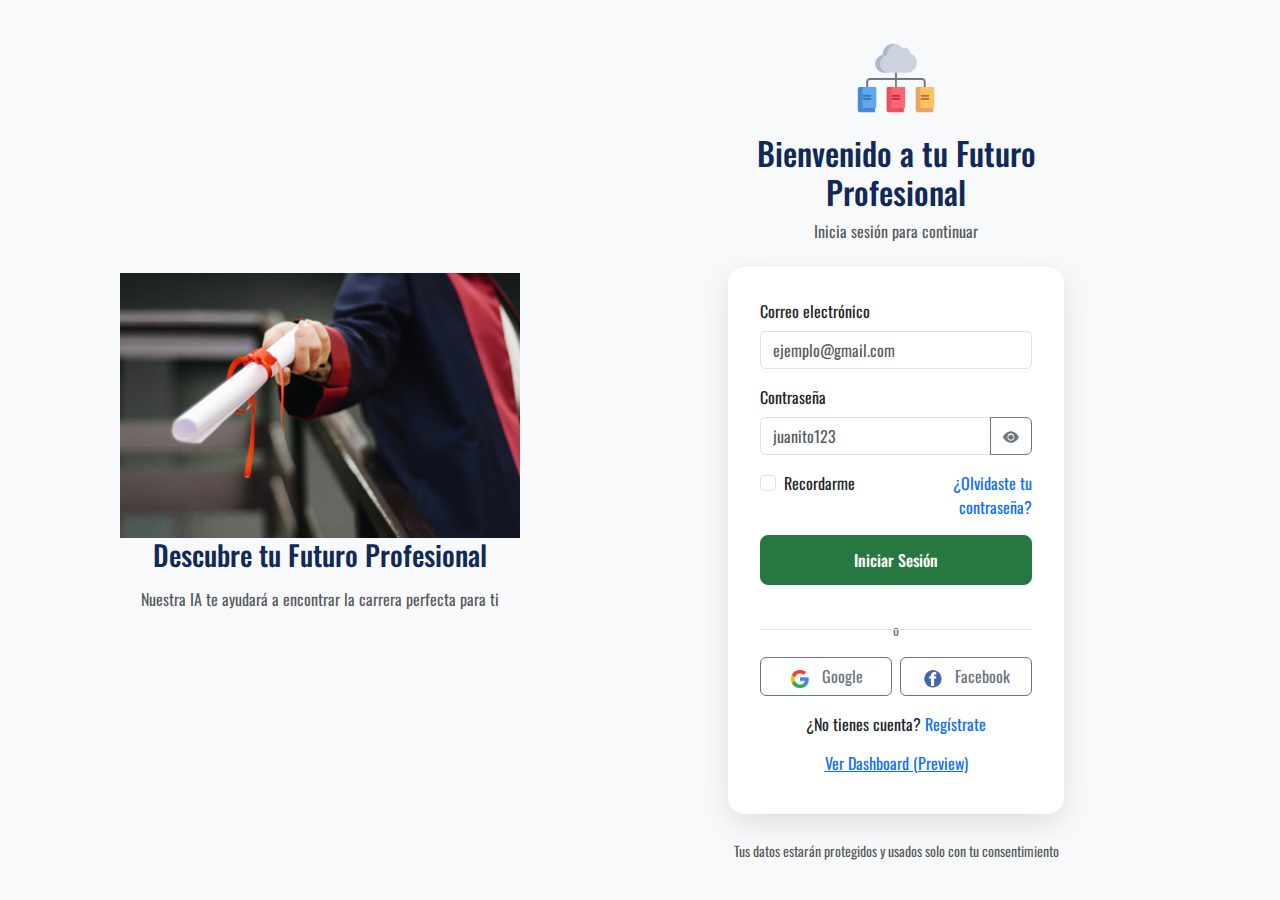
<file: index.html>
<!DOCTYPE html>
<html lang="es">
<head>
    <meta charset="UTF-8">
    <meta name="viewport" content="width=device-width, initial-scale=1.0">
    <title>Orientación Vocacional IA - Iniciar Sesión</title>
    <link href="https://cdn.jsdelivr.net/npm/bootstrap@5.3.0/dist/css/bootstrap.min.css" rel="stylesheet">
    <link rel="preconnect" href="https://fonts.googleapis.com">
    <link rel="preconnect" href="https://fonts.gstatic.com" crossorigin>
    <link href="https://fonts.googleapis.com/css2?family=Oswald:wght@200..700&display=swap" rel="stylesheet">
    <link rel="shortcut icon" href="/Multimedia/cloud-library.png" type="image/x-icon">
    <link rel="stylesheet" href="https://cdn.jsdelivr.net/npm/bootstrap-icons@1.13.1/font/bootstrap-icons.min.css">
    <link href="/styles.css" rel="stylesheet">
</head>
<body class="login-page">
    <div class="container-fluid h-100">
        <div class="row h-100">
            <!-- Imagen lateral (solo desktop) -->
            <div class="col-lg-6 d-none d-lg-flex align-items-center justify-content-center bg-light left">
                <div class="text-center">
                    <img src="/Multimedia/pexels-ekrulila-2292837.jpg" class="img-fluid" style="max-width: 400px;">
                    <h3 class="text-primary-custom mb-3">Descubre tu Futuro Profesional</h3>
                    <p class="text-muted">Nuestra IA te ayudará a encontrar la carrera perfecta para ti</p>
                </div>
            </div>
            
            <!-- Formulario de login -->
            <div class="col-lg-6 d-flex align-items-center justify-content-center right">
                <div class="login-container">
                    <div class="text-center mb-4">
                        <img src="/Multimedia/cloud-library.png" alt="Logo" class="logo mb-3">
                        <h2 class="text-primary-custom mb-2">Bienvenido a tu Futuro Profesional</h2>
                        <p class="text-muted">Inicia sesión para continuar</p>
                    </div>
                    
                    <div class="login-card">
                        <form id="loginForm">
                            <div class="mb-3">
                                <label for="email" class="form-label">Correo electrónico</label>
                                <input type="email" class="form-control" id="email" required placeholder="ejemplo@gmail.com">
                            </div>
                            
                            <div class="mb-3">
                                <label for="password" class="form-label">Contraseña</label>
                                <div class="input-group">
                                    <input type="password" class="form-control" id="password" required placeholder="juanito123">
                                    <button class="btn btn-outline-secondary" type="button" id="togglePassword">
                                        <i class="bi bi-eye-fill"></i>
                                    </button>
                                </div>
                            </div>
                            
                            <div class="row mb-3">
                                <div class="col">
                                    <div class="form-check">
                                        <input class="form-check-input" type="checkbox" id="remember">
                                        <label class="form-check-label" for="remember">
                                            Recordarme
                                        </label>
                                    </div>
                                </div>
                                <div class="col text-end">
                                    <a href="#" class="text-decoration-none">¿Olvidaste tu contraseña?</a>
                                </div>
                            </div>
                            
                            <button type="submit" class="btn btn-success-custom w-100 mb-3">
                                Iniciar Sesión
                            </button>
                            
                            <div class="divider mb-3">
                                <span>o</span>
                            </div>
                            
                            <div class="row g-2 mb-3">
                                <div class="col">
                                    <button type="button" class="btn btn-outline-secondary w-100">
                                        <img src="/Multimedia/google.png" alt="Google" width="20" class="me-2">
                                        Google
                                    </button>
                                </div>
                                <div class="col">
                                    <button type="button" class="btn btn-outline-secondary w-100">
                                        <img src="/Multimedia/facebook.png" alt="Facebook" width="20" class="me-2">
                                        Facebook
                                    </button>
                                </div>
                            </div>
                        </form>
                        
                        <div class="text-center">
                            <p class="mb-2">¿No tienes cuenta? <a href="dashboard/dashboard.html" class="text-decoration-none">Regístrate</a></p>
                            <a href="dashboard/dashboard.html" class="btn btn-link">Ver Dashboard (Preview)</a>
                        </div>
                    </div>
                    
                    <div class="text-center mt-4">
                        <small class="text-muted">
                            Tus datos estarán protegidos y usados solo con tu consentimiento
                        </small>
                    </div>
                </div>
            </div>
        </div>
    </div>
    
    <script src="https://cdn.jsdelivr.net/npm/bootstrap@5.3.0/dist/js/bootstrap.bundle.min.js"></script>
    <script src="script.js"></script>
</body>
</html>
</file>
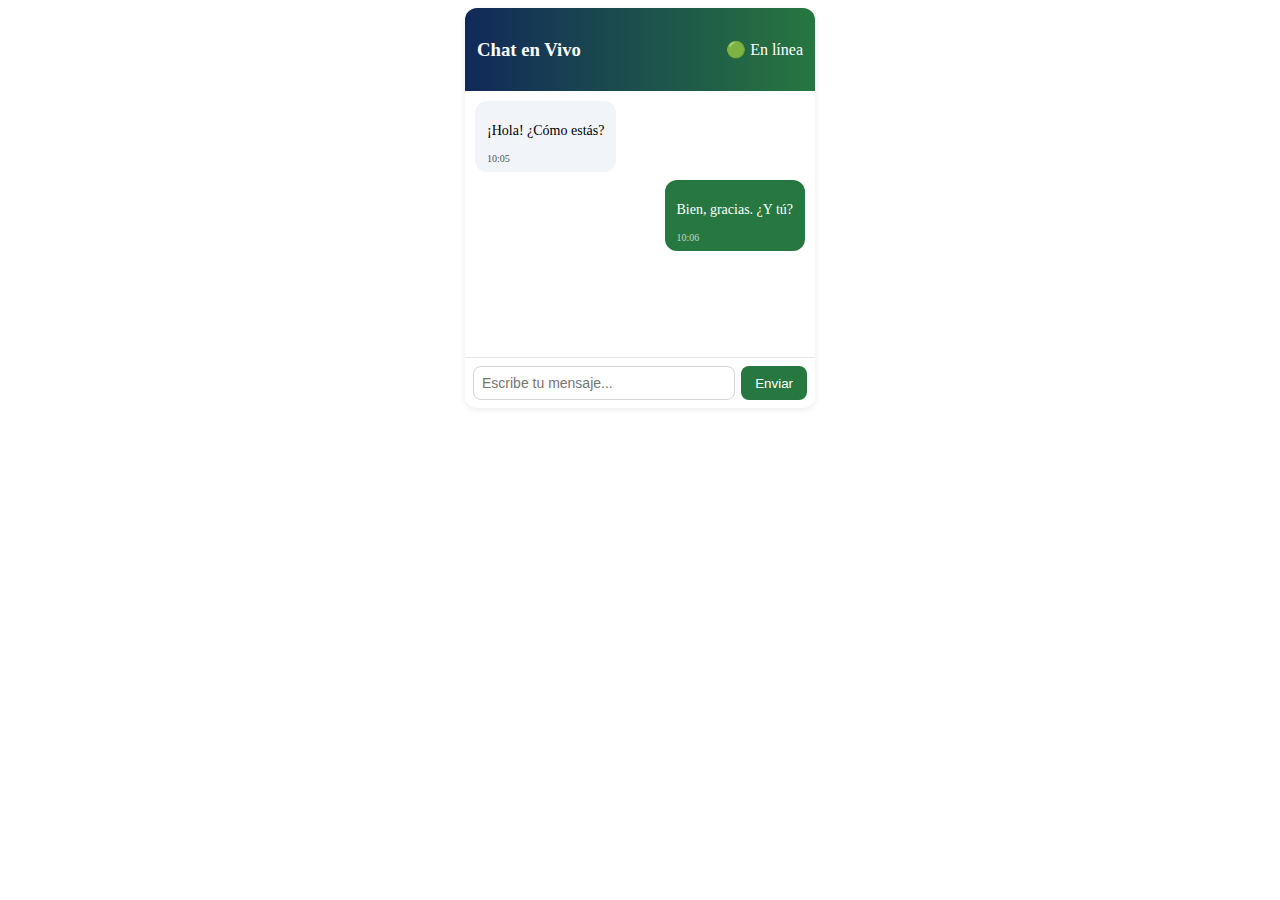
<file: chatbox/chatbox.html>
<!DOCTYPE html>
<html lang="es">
<head>
    <meta charset="UTF-8">
    <meta name="viewport" content="width=device-width, initial-scale=1.0">
    <title>Chatbox Fullscreen</title>
    <link rel="stylesheet" href="style.css">
    </head>
    <body>
    <section class="chatbox">
        <div class="chat-header">
        <h3>Chat en Vivo</h3>
        <span>🟢 En línea</span>
        </div>

        <div class="chat-messages">
        <div class="message incoming">
            <p>¡Hola! ¿Cómo estás?</p>
            <span class="time">10:05</span>
        </div>
        <div class="message outgoing">
            <p>Bien, gracias. ¿Y tú?</p>
            <span class="time">10:06</span>
        </div>
        </div>

        <div class="chat-input">
        <input type="text" placeholder="Escribe tu mensaje...">
        <button>Enviar</button>
        </div>
    </section>
</body>
</html>
</file>
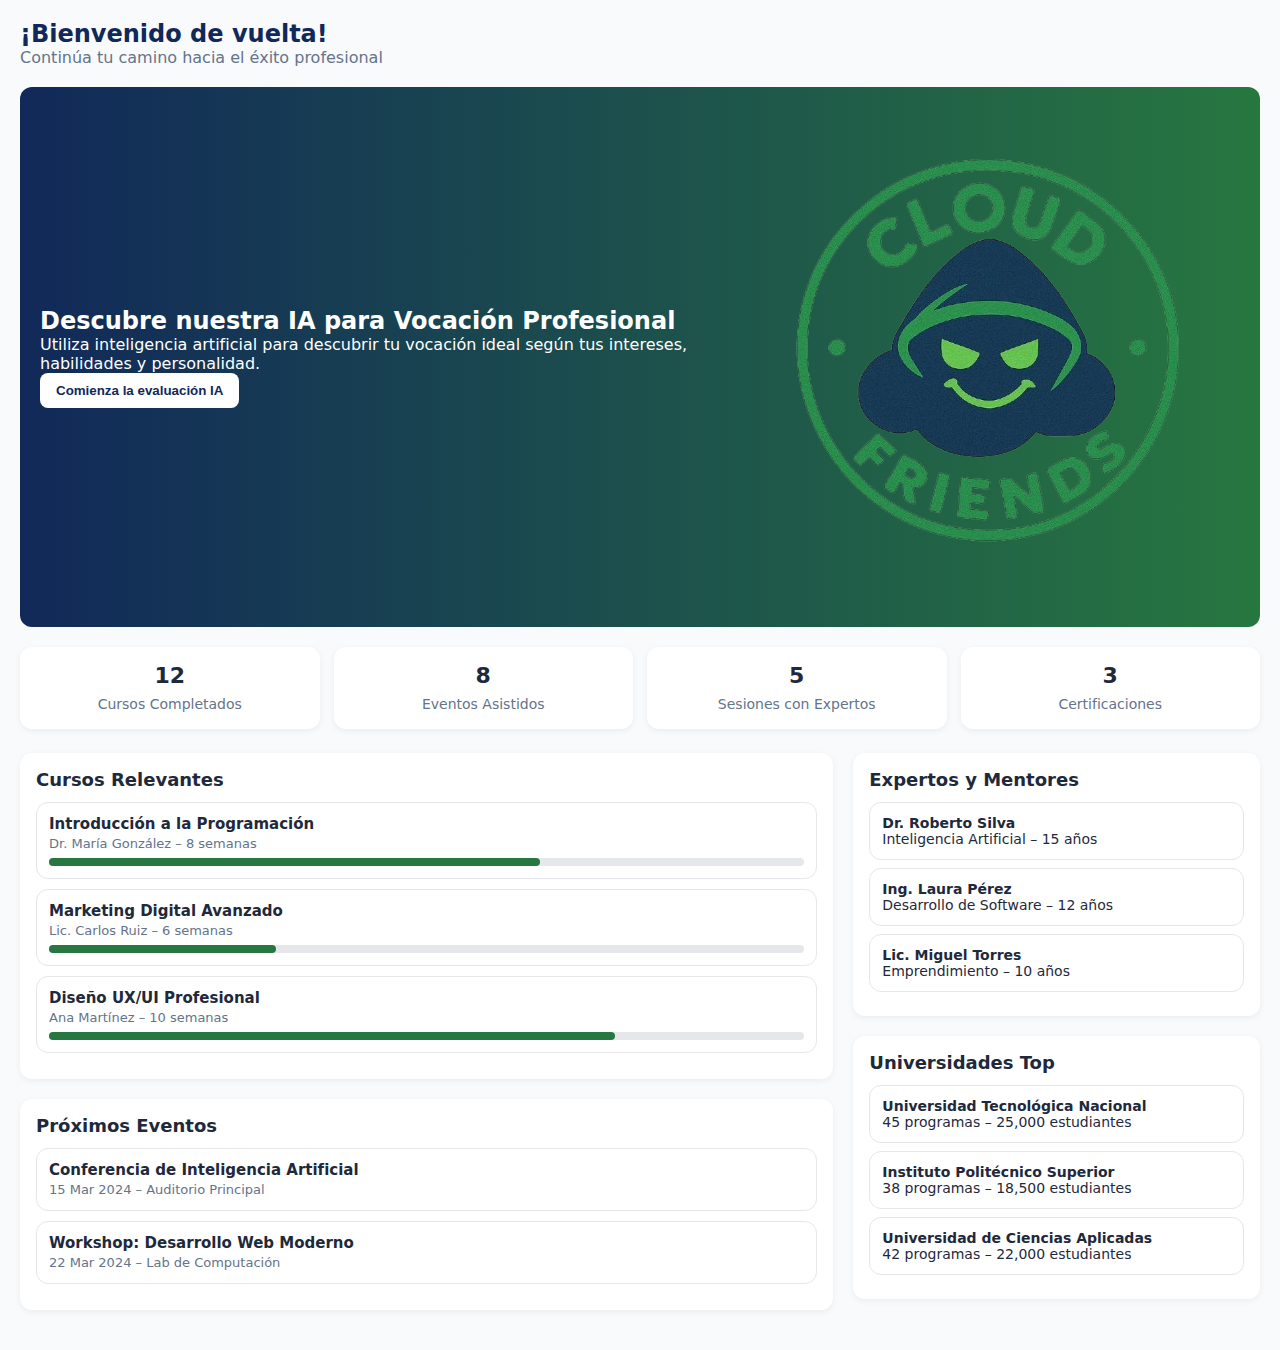
<file: dashboard/dashboard.html>
<!DOCTYPE html>
<html lang="es">
<head>
<meta charset="UTF-8" />
<meta name="viewport" content="width=device-width, initial-scale=1.0">
<link rel="stylesheet" href="style.css">
<title>Dashboard Profesional</title>
</head>
<body>

<header>
    <h1>¡Bienvenido de vuelta!</h1>
    <p>Continúa tu camino hacia el éxito profesional</p>
</header>

<section class="highlight">
    <div>
    <h2>Descubre nuestra IA para Vocación Profesional</h2>
    <p>Utiliza inteligencia artificial para descubrir tu vocación ideal según tus intereses, habilidades y personalidad.</p>
    <a href="/chatbox/chatbox.html"><button>Comienza la evaluación IA</button class="btn"></a>
    </div>
    <img src="/multimedia/logo.png" alt="" class="logo">
</section>

<section class="stats">
    <div class="stat"><strong>12</strong><span>Cursos Completados</span></div>
    <div class="stat"><strong>8</strong><span>Eventos Asistidos</span></div>
    <div class="stat"><strong>5</strong><span>Sesiones con Expertos</span></div>
    <div class="stat"><strong>3</strong><span>Certificaciones</span></div>
</section>

<main>
    <div>
    <div class="card">
        <h2>Cursos Relevantes</h2>
        <div class="course">
        <strong>Introducción a la Programación</strong>
        <span>Dr. María González – 8 semanas</span>
        <div class="progress"><div style="width:65%"></div></div>
        </div>
        <div class="course">
        <strong>Marketing Digital Avanzado</strong>
        <span>Lic. Carlos Ruiz – 6 semanas</span>
        <div class="progress"><div style="width:30%"></div></div>
        </div>
        <div class="course">
        <strong>Diseño UX/UI Profesional</strong>
        <span>Ana Martínez – 10 semanas</span>
        <div class="progress"><div style="width:75%"></div></div>
        </div>
    </div>

    <div class="card">
        <h2>Próximos Eventos</h2>
        <div class="course">
        <strong>Conferencia de Inteligencia Artificial</strong>
        <span>15 Mar 2024 – Auditorio Principal</span>
        </div>
        <div class="course">
        <strong>Workshop: Desarrollo Web Moderno</strong>
        <span>22 Mar 2024 – Lab de Computación</span>
        </div>
    </div>
    </div>

    <div>
    <div class="card">
        <h2>Expertos y Mentores</h2>
        <div class="expert"><strong>Dr. Roberto Silva</strong><span>Inteligencia Artificial – 15 años</span></div>
        <div class="expert"><strong>Ing. Laura Pérez</strong><span>Desarrollo de Software – 12 años</span></div>
        <div class="expert"><strong>Lic. Miguel Torres</strong><span>Emprendimiento – 10 años</span></div>
    </div>

    <div class="card">
        <h2>Universidades Top</h2>
        <div class="university"><strong>Universidad Tecnológica Nacional</strong><span>45 programas – 25,000 estudiantes</span></div>
        <div class="university"><strong>Instituto Politécnico Superior</strong><span>38 programas – 18,500 estudiantes</span></div>
        <div class="university"><strong>Universidad de Ciencias Aplicadas</strong><span>42 programas – 22,000 estudiantes</span></div>
    </div>
    </div>
</main>

</body>
</html>
</file>
<file: styles.css>
:root {
  --primary-color: #112959;
  --success-color: #277740;
  --white-color: #ffffff; 
  --light-gray: #f8f9fa;
  --border-color: #dee2e6;
}

* {
  margin: 0;
  padding: 0;
  box-sizing: border-box;
}

body {
  font-family: "Oswald", sans-serif;
  background-color: var(--light-gray);
  height: 100vh;
}

.left{
  width: 50%;
}

.right{
  width: 40%;
}

.img-fluid{
  text-align: center;
}

.login-container {
  max-width: 400px;
  width: 100%;
  padding: 2rem;
}

.logo {
  width: 80px;
  height: 80px;
  object-fit: contain;
}

.login-card {
  background: var(--white-color);
  border-radius: 16px;
  padding: 2rem;
  box-shadow: 0 10px 30px rgba(0, 0, 0, 0.1);
  border: none;
}

.text-primary-custom {
  color: var(--primary-color) !important;
}

.btn-success-custom {
  background-color: var(--success-color);
  border-color: var(--success-color);
  color: var(--white-color);
  padding: 12px 24px;
  border-radius: 8px;
  font-weight: 500;
  transition: all 0.3s ease;
}

.btn-success-custom:hover {
  background-color: #1e5a2f;
  border-color: #1e5a2f;
  transform: translateY(-1px);
}

.bg-primary-custom {
  background-color: var(--primary-color) !important;
}

.divider {
  position: relative;
  text-align: center;
  margin: 1rem 0;
}

.divider::before {
  content: "";
  position: absolute;
  top: 50%;
  left: 0;
  right: 0;
  height: 1px;
  background-color: var(--border-color);
}

.divider span {
  background-color: var(--white-color);
  padding: 0 1rem;
  color: #6c757d;
  font-size: 0.875rem;
}

/* Dashboard Styles */
.dashboard-page {
  background-color: var(--light-gray);
}

.sidebar {
  min-height: calc(100vh - 56px);
  box-shadow: inset -1px 0 0 rgba(0, 0, 0, 0.1);
}

.nav-link {
  color:  var(--primary-color);
  padding: 0.75rem 1rem;
  border-radius: 6px;
  margin-bottom: 0.25rem;
  transition: all 0.2s ease;
}

.nav-link:hover{
  background-color: #112959;
  color: #dee2e6;
  font-size: 1.1rem;
  transition: all 0.5s ease;
}

.nav-link1 {
  color: #f2f2f2;
  padding: 0.75rem 1rem;
  border-radius: 6px;
  margin-bottom: 0.25rem;
  transition: all 0.2s ease;
  text-decoration: none;
}

.nav-link1:hover,
.nav-link1:active {
  font-size: 1.1rem;
}

.avatar {
  width: 32px;
  height: 32px;
  background-color: var(--success-color);
  border-radius: 50%;
  display: flex;
  align-items: center;
  justify-content: center;
  color: var(--white-color);
}

.stat-card {
  border: none;
  border-radius: 12px;
  box-shadow: 0 2px 10px rgba(0, 0, 0, 0.08);
  transition: transform 0.2s ease;
}

.stat-card:hover {
  transform: translateY(-2px);
}

.stat-icon {
  width: 48px;
  height: 48px;
  border-radius: 12px;
  display: flex;
  align-items: center;
  justify-content: center;
  color: var(--white-color);
  font-size: 1.25rem;
}

.ai-card {
  background: linear-gradient(135deg, var(--primary-color) 0%, #1e3a72 100%);
  color: var(--white-color);
  border: none;
  border-radius: 16px;
  box-shadow: 0 8px 25px rgba(17, 41, 89, 0.3);
}

.ai-icon {
  font-size: 4rem;
  color: var(--success-color);
  opacity: 0.8;
}

.course-item,
.event-item,
.mentor-item,
.university-item {
  padding: 1rem;
  border-radius: 8px;
  background-color: var(--white-color);
  border: 1px solid var(--border-color);
  transition: all 0.2s ease;
}

.course-item:hover,
.event-item:hover,
.mentor-item:hover,
.university-item:hover {
  box-shadow: 0 4px 12px rgba(0, 0, 0, 0.1);
  transform: translateY(-1px);
}

.event-date {
  background-color: var(--primary-color);
  color: var(--white-color);
  padding: 0.5rem;
  border-radius: 8px;
  text-align: center;
  min-width: 60px;
}

.event-date .day {
  font-size: 1.25rem;
  font-weight: bold;
  line-height: 1;
}

.event-date .month {
  font-size: 0.75rem;
  opacity: 0.8;
}

.mentor-avatar {
  width: 40px;
  height: 40px;
  background-color: var(--primary-color);
  border-radius: 50%;
  display: flex;
  align-items: center;
  justify-content: center;
  color: var(--white-color);
}

.rating {
  display: flex;
  align-items: center;
  gap: 0.25rem;
}

/* Chat Page Styles */
.chat-page {
  background-color: var(--white-color);
  height: 100vh;
  overflow: hidden;
}

.chat-container {
  height: calc(100vh - 56px);
  padding: 1rem;
}

.progress-container {
  background-color: var(--white-color);
  padding: 1rem;
  border-radius: 12px;
  margin-bottom: 1rem;
  box-shadow: 0 2px 8px rgba(0, 0, 0, 0.1);
}

.bg-success-custom {
  background-color: var(--success-color) !important;
}

.messages-container {
  background-color: var(--white-color);
  border-radius: 12px;
  padding: 1rem;
  overflow-y: auto;
  margin-bottom: 1rem;
  box-shadow: 0 2px 8px rgba(0, 0, 0, 0.1);
}

.message {
  display: flex;
  margin-bottom: 1rem;
  animation: fadeInUp 0.3s ease;
}

.message-avatar {
  width: 40px;
  height: 40px;
  border-radius: 50%;
  display: flex;
  align-items: center;
  justify-content: center;
  margin-right: 1rem;
  flex-shrink: 0;
}

.ai-message .message-avatar {
  background-color: var(--primary-color);
  color: var(--white-color);
}

.user-message {
  flex-direction: row-reverse;
}

.user-message .message-avatar {
  background-color: var(--success-color);
  color: var(--white-color);
  margin-right: 0;
  margin-left: 1rem;
}

.message-content {
  background-color: var(--light-gray);
  padding: 1rem;
  border-radius: 12px;
  max-width: 70%;
  line-height: 1.5;
}

.user-message .message-content {
  background-color: var(--success-color);
  color: var(--white-color);
}

.quick-responses {
  background-color: var(--white-color);
  padding: 1rem;
  border-radius: 12px;
  box-shadow: 0 2px 8px rgba(0, 0, 0, 0.1);
}

.quick-response {
  border-radius: 20px;
  padding: 0.5rem 1rem;
  font-size: 0.875rem;
  transition: all 0.2s ease;
}

.quick-response:hover {
  background-color: var(--primary-color);
  color: var(--white-color);
  border-color: var(--primary-color);
}

.input-container {
  background-color: var(--white-color);
  padding: 1rem;
  border-radius: 12px;
  box-shadow: 0 2px 8px rgba(0, 0, 0, 0.1);
}

.chat-sidebar {
  background-color: var(--light-gray);
  padding: 1rem;
  border-left: 1px solid var(--border-color);
  height: calc(100vh - 56px);
  overflow-y: auto;
}

.sidebar-content {
  position: sticky;
  top: 1rem;
}

.info-card,
.tips-card {
  background-color: var(--white-color);
  padding: 1rem;
  border-radius: 12px;
  box-shadow: 0 2px 8px rgba(0, 0, 0, 0.1);
}

.tips-card {
  background: linear-gradient(135deg, var(--success-color) 0%, #1e5a2f 100%);
  color: var(--white-color);
}

.tips-card h6 {
  color: var(--white-color);
}

.tips{
  color: #f8f8f8;
}

.send{
  font-weight: bolder;
}

/* Animations */
@keyframes fadeInUp {
  from {
    opacity: 0;
    transform: translateY(20px);
  }
  to {
    opacity: 1;
    transform: translateY(0);
  }
}

/* Responsive Design */
@media (max-width: 768px) {
  .login-container {
    padding: 1rem;
  }

  .login-card {
    padding: 1.5rem;
  }

  .chat-sidebar {
    display: none;
  }

  .message-content {
    max-width: 85%;
  }

  .quick-responses .d-flex {
    flex-direction: column;
  }

  .quick-response {
    margin-bottom: 0.5rem;
  }
}

@media (max-width: 576px) {
  .stat-card {
    margin-bottom: 1rem;
  }

  .ai-icon {
    font-size: 2.5rem;
  }

  .course-item,
  .event-item,
  .mentor-item,
  .university-item {
    padding: 0.75rem;
  }
}
</file>
<file: chatbox/style.css>
.chatbox {
    background: #fff;
    border-radius: 12px;
    box-shadow: 0 2px 6px rgba(0,0,0,.08);
    display: flex;
    flex-direction: column;
    height: 400px;   /* ajusta según tu layout */
    max-width: 350px;
    margin: auto;
    overflow: hidden;
}

.chat-header {
    background: linear-gradient(90deg, #112959, #277740);
    color: #fff;
    padding: 12px;
    display: flex;
    justify-content: space-between;
    align-items: center;
}

.chat-messages {
    flex: 1;
    padding: 10px;
    overflow-y: auto;
    display: flex;
    flex-direction: column;
    gap: 8px;
}

.message {
    max-width: 70%;
    padding: 8px 12px;
    border-radius: 12px;
    position: relative;
    font-size: 14px;
}

    .message.incoming {
    background: #f1f5f9;
    align-self: flex-start;
}

.message.outgoing {
    background: #277740;
    color: #fff;
    align-self: flex-end;
}

.message .time {
    font-size: 10px;
    opacity: 0.7;
    display: block;
    margin-top: 4px;
}

.chat-input {
    border-top: 1px solid #e5e7eb;
    padding: 8px;
    display: flex;
    gap: 6px;
}

.chat-input input {
    flex: 1;
    border: 1px solid #d1d5db;
    border-radius: 8px;
    padding: 8px;
    font-size: 14px;
}

.chat-input button {
    background: #277740;
    color: #fff;
    border: none;
    padding: 8px 14px;
    border-radius: 8px;
    cursor: pointer;
}
</file>
<file: dashboard/style.css>
:root {
    --primary: #112959;
    --secondary: #277740;
    --bg: #f9fafb;
    --card: #fff;
    --text: #1e293b;
    --muted: #64748b;
    --radius: 12px;
    --shadow: 0 2px 6px rgba(0,0,0,.06);
}

*{box-sizing:border-box;margin:0;padding:0}
body{
    font-family: system-ui, sans-serif;
    background: var(--bg);
    color: var(--text);
    padding: 20px;
}

header{
    margin-bottom: 20px;
}
header h1{
    font-size: 24px;
    font-weight: 800;
    color: var(--primary);
}
header p{color: var(--muted)}

.highlight{
    background: linear-gradient(90deg, var(--primary), var(--secondary));
    color: #fff;
    border-radius: var(--radius);
    padding: 20px;
    margin-bottom: 20px;
    display:flex;
    justify-content:space-between;
    align-items:center;
    gap:20px;
}
.highlight button{
    background:#fff;color:var(--primary);
    padding:10px 16px;border-radius:8px;
    border:0;font-weight:600;cursor:pointer;
}

.stats{
    display:grid;
    grid-template-columns: repeat(auto-fit,minmax(160px,1fr));
    gap:14px;
    margin-bottom: 24px;
}
.stat{
    background:var(--card);
    border-radius:var(--radius);
    padding:16px;
    text-align:center;
    box-shadow:var(--shadow);
}
.stat strong{font-size:22px;display:block;margin-bottom:6px}
.stat span{color:var(--muted);font-size:14px}

main{
    display:grid;
    grid-template-columns: 2fr 1fr;
    gap:20px;
}

.card{
    background:var(--card);
    border-radius:var(--radius);
    padding:16px;
    box-shadow:var(--shadow);
    margin-bottom:20px;
}
.card h2{font-size:18px;margin-bottom:12px}
.course{
    border:1px solid #e5e7eb;
    border-radius:var(--radius);
    padding:12px;
    margin-bottom:10px;
}
.course strong{display:block;font-size:15px}
.course span{color:var(--muted);font-size:13px}
.progress{
    height:8px;background:#e5e7eb;border-radius:6px;margin-top:6px;
}
.progress div{
    height:100%;border-radius:6px;
    background:var(--secondary);
    width:65%;
}

.expert, .university{
    border:1px solid #e5e7eb;
    border-radius:var(--radius);
    padding:12px;
    margin-bottom:8px;
    font-size:14px;
}
.expert strong, .university strong{display:block}

@media(max-width:900px){
    main{grid-template-columns:1fr}
}
</file>
